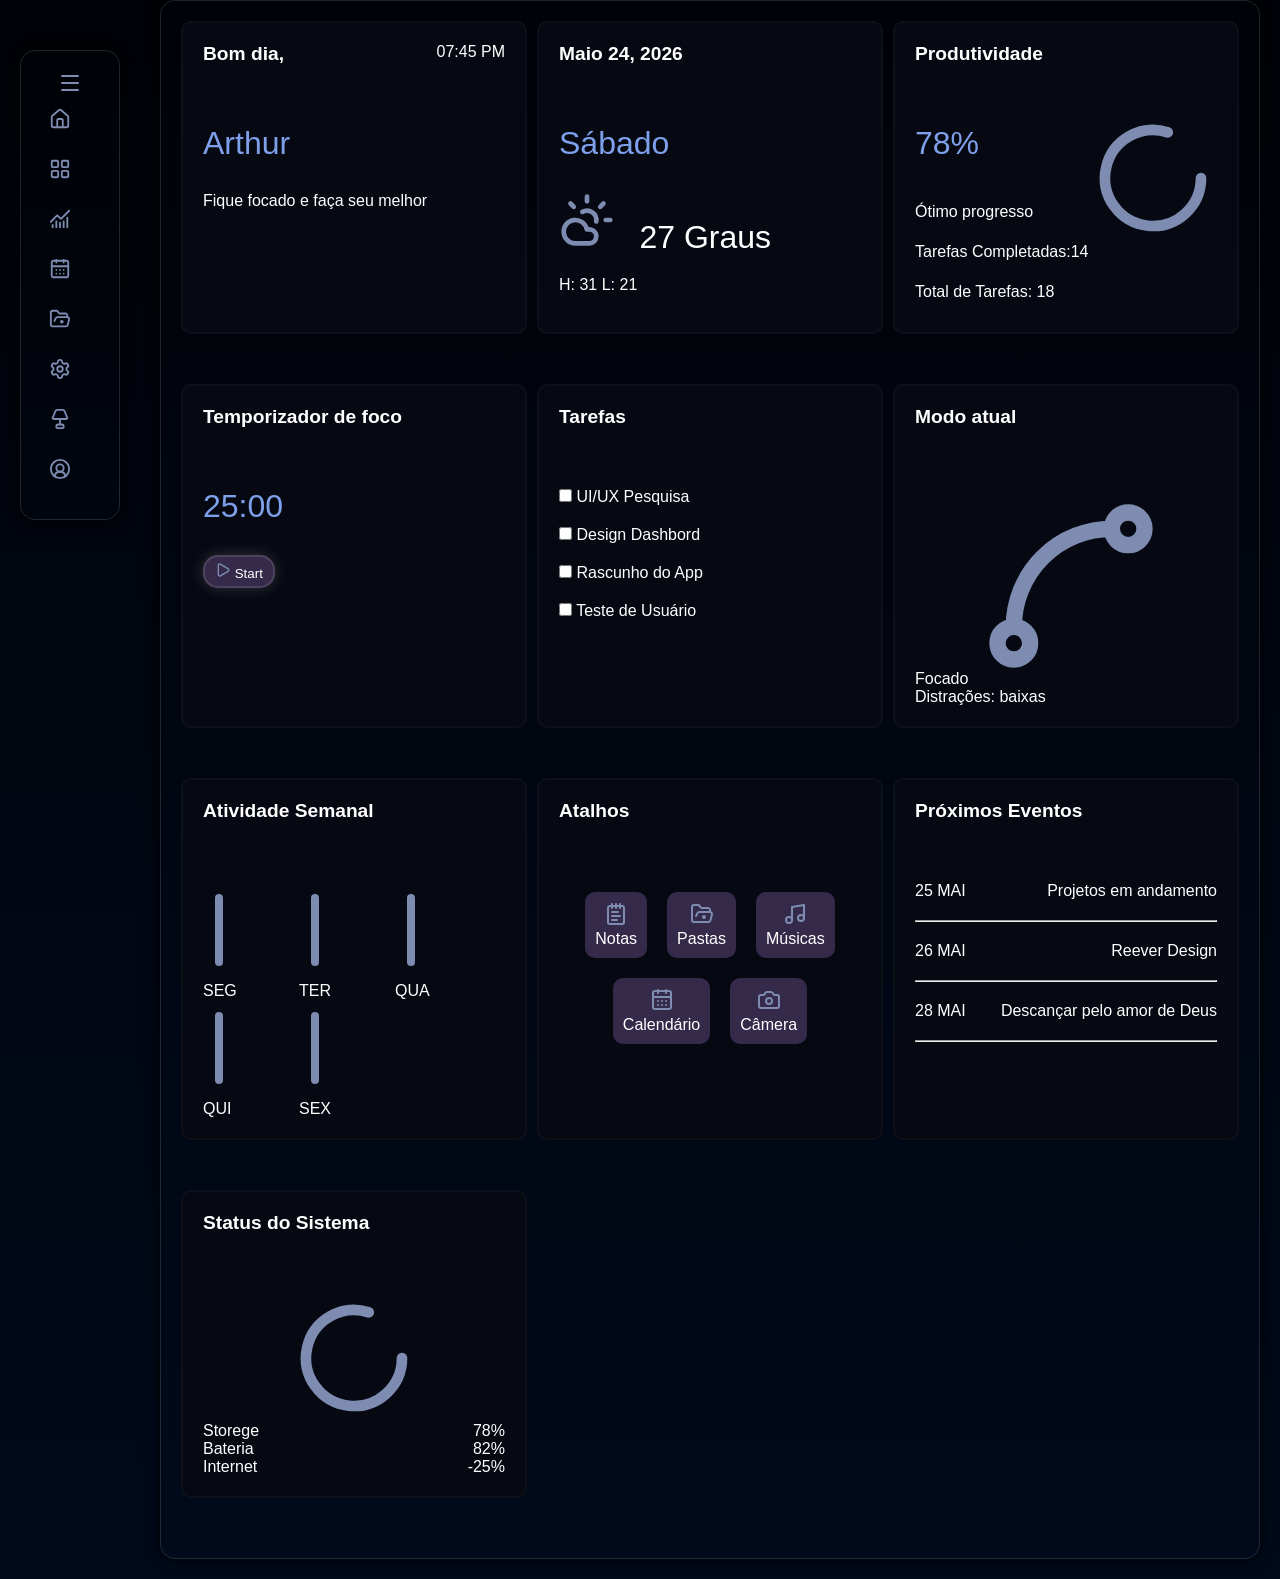
<file: dashbord/index.html>
<!DOCTYPE html>
<html lang="pt-br">
<head>
    <meta charset="UTF-8">
    <meta name="viewport" content="width=device-width, initial-scale=1.0">
    <title>dashbord</title>
    <link rel="stylesheet" href="style.css">
    <link rel="stylesheet" href="desktop.css" media="screen and (min-width: 920px)">
    <link rel="stylesheet" href="desktop-grande.css" media="screen and (min-width: 1200px)">
</head>
<body> <!-- Display grid -->
    <header class="header"> 
        <menu>
            <svg xmlns="http://www.w3.org/2000/svg" width="24" height="24" viewBox="0 0 24 24" fill="none" stroke="#7E8CB1" stroke-width="2" stroke-linecap="round" stroke-linejoin="round" class="lucide lucide-menu-icon lucide-menu"><path d="M4 5h16"/><path d="M4 12h16"/><path d="M4 19h16"/></svg>
        </menu>
        <nav> <!-- Display flex -->
            <ul>
                <li>
                    <a href="" data-label="Início">
                        <svg xmlns="http://www.w3.org/2000/svg" width="24" height="24" viewBox="0 0 24 24" fill="none" stroke="#7E8CB1" stroke-width="2" stroke-linecap="round" stroke-linejoin="round" class="lucide lucide-house-icon lucide-house"><path d="M15 21v-8a1 1 0 0 0-1-1h-4a1 1 0 0 0-1 1v8"/><path d="M3 10a2 2 0 0 1 .709-1.528l7-6a2 2 0 0 1 2.582 0l7 6A2 2 0 0 1 21 10v9a2 2 0 0 1-2 2H5a2 2 0 0 1-2-2z"/></svg>
                    </a>
                </li>
                    <li>
                        <a href="" data-label="Dashbord">
                            <svg xmlns="http://www.w3.org/2000/svg" width="24" height="24" viewBox="0 0 24 24" fill="none" stroke="#7E8CB1" stroke-width="2" stroke-linecap="round" stroke-linejoin="round" class="lucide lucide-layout-grid-icon lucide-layout-grid"><rect width="7" height="7" x="3" y="3" rx="1"/><rect width="7" height="7" x="14" y="3" rx="1"/><rect width="7" height="7" x="14" y="14" rx="1"/><rect width="7" height="7" x="3" y="14" rx="1"/></svg>
                        </a>
                    </li>
                    <li>
                        <a href=""data-label="Gráficos">
                            <svg xmlns="http://www.w3.org/2000/svg" width="24" height="24" viewBox="0 0 24 24" fill="none" stroke="#7E8CB1" stroke-width="2" stroke-linecap="round" stroke-linejoin="round" class="lucide lucide-chart-no-axes-combined-icon lucide-chart-no-axes-combined"><path d="M12 16v5"/><path d="M16 14.639V21"/><path d="M20 10.656V21"/><path d="m22 3-8.646 8.646a.5.5 0 0 1-.708 0L9.354 8.354a.5.5 0 0 0-.707 0L2 15"/><path d="M4 18.463V21"/><path d="M8 14.656V21"/></svg>
                        </a>
                    </li>
                    <li>
                        <a href="" data-label="Calendário">
                            <svg xmlns="http://www.w3.org/2000/svg" width="24" height="24" viewBox="0 0 24 24" fill="none" stroke="#7E8CB1" stroke-width="2" stroke-linecap="round" stroke-linejoin="round" class="lucide lucide-calendar-days-icon lucide-calendar-days"><path d="M8 2v3"/><path d="M16 2v3"/><rect x="3" y="3" width="18" height="18" rx="2"/><path d="M3 9h18"/><path d="M8 13h.01"/><path d="M12 13h.01"/><path d="M16 13h.01"/><path d="M8 17h.01"/><path d="M12 17h.01"/><path d="M16 17h.01"/></svg>
                        </a>
                    </li>
                    <li>
                        <a href="" data-label="Pastas">
                            <svg xmlns="http://www.w3.org/2000/svg" width="24" height="24" viewBox="0 0 24 24" fill="none" stroke="#7E8CB1" stroke-width="2" stroke-linecap="round" stroke-linejoin="round" class="lucide lucide-folder-open-dot-icon lucide-folder-open-dot"><path d="m6 14 1.45-2.9A2 2 0 0 1 9.24 10H20a2 2 0 0 1 1.94 2.5l-1.55 6a2 2 0 0 1-1.94 1.5H4a2 2 0 0 1-2-2V5c0-1.1.9-2 2-2h3.93a2 2 0 0 1 1.66.9l.82 1.2a2 2 0 0 0 1.66.9H18a2 2 0 0 1 2 2v2"/><circle cx="14" cy="15" r="1"/></svg>
                        </a>
                    </li>
                    <li>
                        <a href=""data-label="Configurações">
                            <svg xmlns="http://www.w3.org/2000/svg" width="24" height="24" viewBox="0 0 24 24" fill="none" stroke="#7E8CB1" stroke-width="2" stroke-linecap="round" stroke-linejoin="round" class="lucide lucide-settings-icon lucide-settings"><path d="M9.671 4.136a2.34 2.34 0 0 1 4.659 0 2.34 2.34 0 0 0 3.319 1.915 2.34 2.34 0 0 1 2.33 4.033 2.34 2.34 0 0 0 0 3.831 2.34 2.34 0 0 1-2.33 4.033 2.34 2.34 0 0 0-3.319 1.915 2.34 2.34 0 0 1-4.659 0 2.34 2.34 0 0 0-3.32-1.915 2.34 2.34 0 0 1-2.33-4.033 2.34 2.34 0 0 0 0-3.831A2.34 2.34 0 0 1 6.35 6.051a2.34 2.34 0 0 0 3.319-1.915"/><circle cx="12" cy="12" r="3"/></svg>
                        </a>
                    </li>
            </ul>
            <ul>
                  <li><a href="" data-label="Modo claro">
                      <svg xmlns="http://www.w3.org/2000/svg" width="24" height="24" viewBox="0 0 24 24" fill="none" stroke="#7E8CB1" stroke-width="2" stroke-linecap="round" stroke-linejoin="round" class="lucide lucide-lamp-icon lucide-lamp"><path d="M12 12v6"/><path d="M4.077 10.615A1 1 0 0 0 5 12h14a1 1 0 0 0 .923-1.385l-3.077-7.384A2 2 0 0 0 15 2H9a2 2 0 0 0-1.846 1.23Z"/><path d="M8 20a2 2 0 0 1 2-2h4a2 2 0 0 1 2 2v1a1 1 0 0 1-1 1H9a1 1 0 0 1-1-1z"/></svg>
                  </a></li>
                  <li><a href="" data-label="Perfil">
                      <svg xmlns="http://www.w3.org/2000/svg" width="24" height="24" viewBox="0 0 24 24" fill="none" stroke="#7E8CB1" stroke-width="2" stroke-linecap="round" stroke-linejoin="round" class="lucide lucide-circle-user-round-icon lucide-circle-user-round"><path d="M17.925 20.056a6 6 0 0 0-11.851.001"/><circle cx="12" cy="11" r="4"/><circle cx="12" cy="12" r="10"/></svg>
                  </a></li>
            </ul>
        </nav>
    </header> 
    <main class="main"> <!-- Display flex -->
        <section class="bomDia"> <!-- Display flex -->
            <div>
                <h1>Bom dia,</h1>
                <span class="destaque">Arthur</span>
                <p>Fique focado e faça seu melhor</p>
            </div>
            <div>
                <p>07:45 PM</p>
            </div>
        </section>
        <section class="mes">
            <h1>Maio 24, 2026</h1>
            <p class="destaque">Sábado</p>
            <div>
               <svg xmlns="http://www.w3.org/2000/svg" width="56" height="56" viewBox="0 0 24 24" fill="none" stroke="#7E8CB1" stroke-width="2" stroke-linecap="round" stroke-linejoin="round" class="lucide lucide-cloud-sun-icon lucide-cloud-sun"><path d="M12 2v2"/><path d="m4.93 4.93 1.41 1.41"/><path d="M20 12h2"/><path d="m19.07 4.93-1.41 1.41"/><path d="M15.947 12.65a4 4 0 0 0-5.925-4.128"/><path d="M13 22H7a5 5 0 1 1 4.9-6H13a3 3 0 0 1 0 6Z"/></svg> 
               <span>27 Graus</span>
               <p>H: 31 L: 21</p>
            </div>
        </section>
        <section class="produtividade"> <!-- Display flex -->
            <div> 
                <h1>Produtividade</h1>
                <span class="destaque">78%</span>
                <p>Ótimo progresso</p>
                <div class="task">
                    <p>Tarefas Completadas:<span>14</span></p>
                    <p>Total de Tarefas: <span>18</span></p>
                </div>
            </div>
            <svg xmlns="http://www.w3.org/2000/svg" width="128" height="128" viewBox="0 0 24 24" fill="none" stroke="#7E8CB1" stroke-width="2" stroke-linecap="round" stroke-linejoin="round" class="lucide lucide-loader-circle-icon lucide-loader-circle"><path d="M21 12a9 9 0 1 1-6.219-8.56"/></svg>
        </section>
        <section class="temporizador">
            <h1>Temporizador de foco</h1>
            <div> <!-- Display flex -->
                <span class="destaque">25:00</span>
                <button>
                    <svg xmlns="http://www.w3.org/2000/svg" width="16" height="16" viewBox="0 0 24 24" fill="none" stroke="#7E8CB1" stroke-width="2" stroke-linecap="round" stroke-linejoin="round" class="lucide lucide-play-icon lucide-play"><path d="M5 5a2 2 0 0 1 3.008-1.728l11.997 6.998a2 2 0 0 1 .003 3.458l-12 7A2 2 0 0 1 5 19z"/></svg>
                    <span>Start</span>
                </button>
            </div>
        </section>
        <section class="tarefas">
            <h1>Tarefas</h1>
            <div>
                <input type="checkbox" name="" id="tarefa1">
                <label for="tarefa1">UI/UX Pesquisa</label>
            </div>
            <div>
                <input type="checkbox" name="" id="tarefa2">
                <label for="tarefa2">Design Dashbord</label>
            </div>
            <div>
                <input type="checkbox" name="" id="tarefa3">
                <label for="tarefa3">Rascunho do App</label>
            </div>
            <div>
                <input type="checkbox" name="" id="tarefa1">
                <label for="tarefa1">Teste de Usuário</label>
            </div>
        </section>
        <section>
            <h1>Modo atual</h1>
            <span>Focado</span>
            <svg xmlns="http://www.w3.org/2000/svg" width="196" height="196" viewBox="0 0 24 24" fill="none" stroke="#7E8CB1" stroke-width="2" stroke-linecap="round" stroke-linejoin="round" class="lucide lucide-spline-icon lucide-spline"><circle cx="19" cy="5" r="2"/><circle cx="5" cy="19" r="2"/><path d="M5 17A12 12 0 0 1 17 5"/></svg>
            <span>Distrações: baixas</span>
        </section>
        <section class="atividade">
            <h1>Atividade Semanal</h1>
            <div class="container">
                <div class="grafico"> <!-- Display flex -->
                    <svg xmlns="http://www.w3.org/2000/svg" width="96" height="96" viewBox="0 0 24 24" fill="none" stroke="#7E8CB1" stroke-width="2" stroke-linecap="round" stroke-linejoin="round" class="lucide lucide-tally1-icon lucide-tally-1"><path d="M4 4v16"/></svg>
                    <p>SEG</p>
                </div>
                <div class="grafico"> <!-- Display flex -->
                    <svg xmlns="http://www.w3.org/2000/svg" width="96" height="96" viewBox="0 0 24 24" fill="none" stroke="#7E8CB1" stroke-width="2" stroke-linecap="round" stroke-linejoin="round" class="lucide lucide-tally1-icon lucide-tally-1"><path d="M4 4v16"/></svg>
                    <p>TER</p>
                </div>
                <div class="grafico"> <!-- Display flex -->
                    <svg xmlns="http://www.w3.org/2000/svg" width="96" height="96" viewBox="0 0 24 24" fill="none" stroke="#7E8CB1" stroke-width="2" stroke-linecap="round" stroke-linejoin="round" class="lucide lucide-tally1-icon lucide-tally-1"><path d="M4 4v16"/></svg>
                    <p>QUA</p>
                </div>
                <div class="grafico"> <!-- Display flex -->
                    <svg xmlns="http://www.w3.org/2000/svg" width="96" height="96" viewBox="0 0 24 24" fill="none" stroke="#7E8CB1" stroke-width="2" stroke-linecap="round" stroke-linejoin="round" class="lucide lucide-tally1-icon lucide-tally-1"><path d="M4 4v16"/></svg>
                    <p>QUI</p>
                </div>
                <div class="grafico"> <!-- Display flex -->
                    <svg xmlns="http://www.w3.org/2000/svg" width="96" height="96" viewBox="0 0 24 24" fill="none" stroke="#7E8CB1" stroke-width="2" stroke-linecap="round" stroke-linejoin="round" class="lucide lucide-tally1-icon lucide-tally-1"><path d="M4 4v16"/></svg>
                    <p>SEX</p>
                </div>
            </div>
        </section>
        <section>
            <h1>Atalhos</h1>
            <div class="atalhos"> <!-- Display flex -->
                <div>
                    <svg xmlns="http://www.w3.org/2000/svg" width="24" height="24" viewBox="0 0 24 24" fill="none" stroke="#7E8CB1" stroke-width="2" stroke-linecap="round" stroke-linejoin="round" class="lucide lucide-notepad-text-icon lucide-notepad-text"><path d="M8 2v4"/><path d="M12 2v4"/><path d="M16 2v4"/><rect width="16" height="18" x="4" y="4" rx="2"/><path d="M8 10h6"/><path d="M8 14h8"/><path d="M8 18h5"/></svg>
                    <p>Notas</p>
                </div>
                <div>
                    <a href="">
                        <svg xmlns="http://www.w3.org/2000/svg" width="24" height="24" viewBox="0 0 24 24" fill="none" stroke="#7E8CB1" stroke-width="2" stroke-linecap="round" stroke-linejoin="round" class="lucide lucide-folder-open-dot-icon lucide-folder-open-dot"><path d="m6 14 1.45-2.9A2 2 0 0 1 9.24 10H20a2 2 0 0 1 1.94 2.5l-1.55 6a2 2 0 0 1-1.94 1.5H4a2 2 0 0 1-2-2V5c0-1.1.9-2 2-2h3.93a2 2 0 0 1 1.66.9l.82 1.2a2 2 0 0 0 1.66.9H18a2 2 0 0 1 2 2v2"/><circle cx="14" cy="15" r="1"/></svg>
                    </a>
                    <p>Pastas</p>
                </div>
                <div>
                   <a href="">
                       <svg xmlns="http://www.w3.org/2000/svg" width="24" height="24" viewBox="0 0 24 24" fill="none" stroke="#7E8CB1" stroke-width="2" stroke-linecap="round" stroke-linejoin="round" class="lucide lucide-music-icon lucide-music"><path d="M9 18V5l12-2v13"/><circle cx="6" cy="18" r="3"/><circle cx="18" cy="16" r="3"/></svg> 
                   </a>
                   <p>Músicas</p>
                </div>
                <div>
                    <a href="">
                        <svg xmlns="http://www.w3.org/2000/svg" width="24" height="24" viewBox="0 0 24 24" fill="none" stroke="#7E8CB1" stroke-width="2" stroke-linecap="round" stroke-linejoin="round" class="lucide lucide-calendar-days-icon lucide-calendar-days"><path d="M8 2v3"/><path d="M16 2v3"/><rect x="3" y="3" width="18" height="18" rx="2"/><path d="M3 9h18"/><path d="M8 13h.01"/><path d="M12 13h.01"/><path d="M16 13h.01"/><path d="M8 17h.01"/><path d="M12 17h.01"/><path d="M16 17h.01"/></svg>
                    </a>
                    <p>Calendário</p>
                </div>
                <div>
                    <a href="">
                        <svg xmlns="http://www.w3.org/2000/svg" width="24" height="24" viewBox="0 0 24 24" fill="none" stroke="#7E8CB1" stroke-width="2" stroke-linecap="round" stroke-linejoin="round" class="lucide lucide-camera-icon lucide-camera"><path d="M13.997 4a2 2 0 0 1 1.76 1.05l.486.9A2 2 0 0 0 18.003 7H20a2 2 0 0 1 2 2v9a2 2 0 0 1-2 2H4a2 2 0 0 1-2-2V9a2 2 0 0 1 2-2h1.997a2 2 0 0 0 1.759-1.048l.489-.904A2 2 0 0 1 10.004 4z"/><circle cx="12" cy="13" r="3"/></svg>
                    </a>
                    <p>Câmera</p>
                </div>
            </div>
        </section>
        <section>
            <h1>Próximos Eventos</h1>
            <div class="proximosEventos">
                <p>25 MAI</p>
                <p>Projetos em andamento</p>
            </div>
            <hr>
            <div class="proximosEventos">
                <p>26 MAI</p>
                <p>Reever Design</p>
            </div>
            <hr>
            <div class="proximosEventos">
                <p>28 MAI</p>
                <p>Descançar pelo amor de Deus</p>
            </div>
            <hr>
        </section>
        <section class="status">
            <h1>Status do Sistema</h1>
            <svg xmlns="http://www.w3.org/2000/svg" width="128" height="128" viewBox="0 0 24 24" fill="none" stroke="#7E8CB1" stroke-width="2" stroke-linecap="round" stroke-linejoin="round" class="lucide lucide-loader-circle-icon lucide-loader-circle"><path d="M21 12a9 9 0 1 1-6.219-8.56"/></svg>
            <div class="statusSistema"> <!--display flex-->
                <p>Storege</p>
                <span>78%</span>
            </div>
            <div class="statusSistema"> <!--display flex-->
                <p>Bateria</p>
                <span>82%</span>
            </div>
            <div class="statusSistema"> <!--display flex-->
                <p>Internet</p>
                <span>-25%</span>
            </div>
        </section>
    </main>
</body>
</html>
</file>
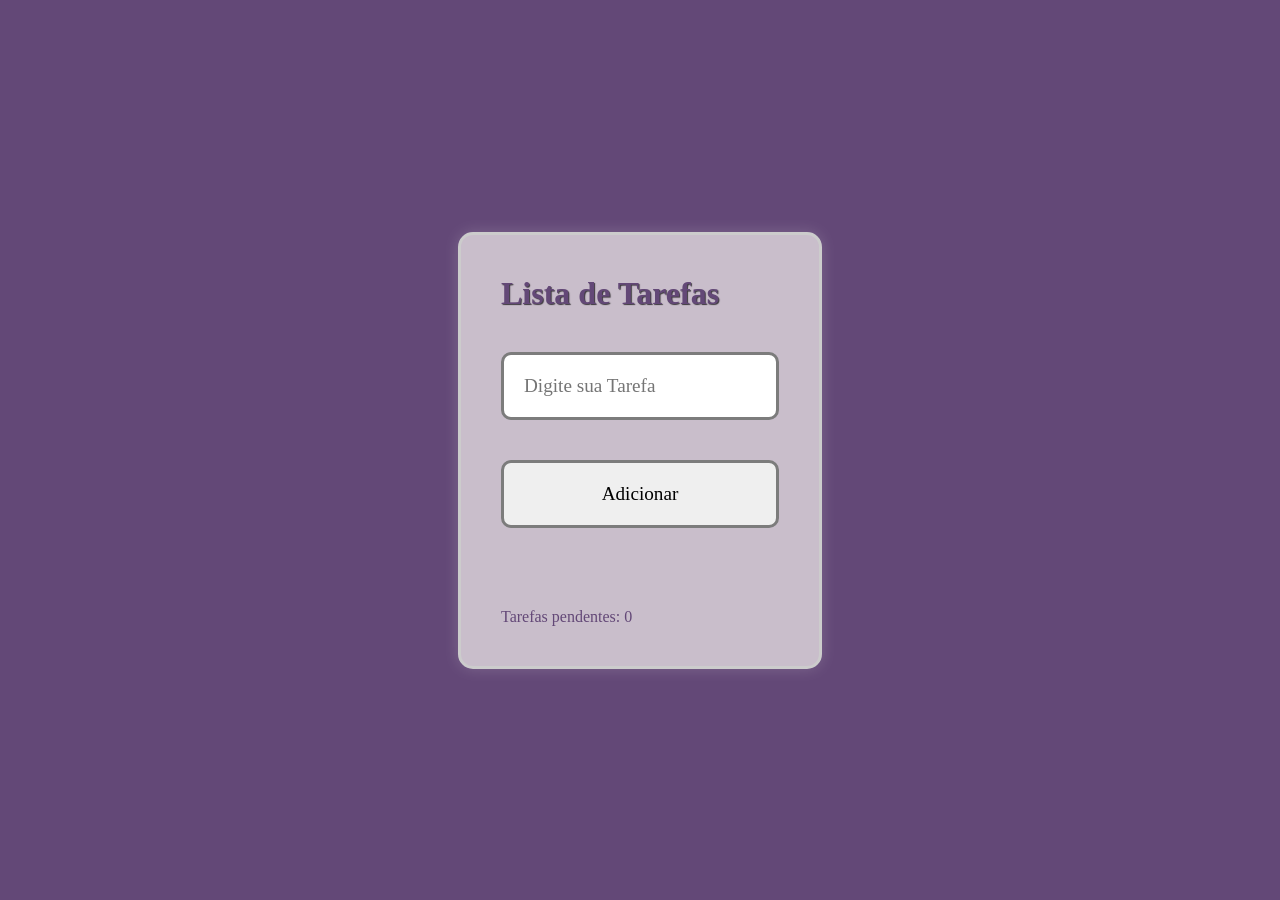
<file: lista-tarefas/index.html>
<!DOCTYPE html>
<html lang="pt-br">
<head>
    <meta charset="UTF-8">
    <meta name="viewport" content="width=device-width, initial-scale=1.0">
    <title>Lista de Tarefas</title>
    <link rel="stylesheet" href="style.css">
</head>
<body>
   <div class="container">
    <h1>Lista de Tarefas</h1>

    <input type="text" id="inputTarefa" placeholder="Digite sua Tarefa">
    <button id="adicionarTarefa">Adicionar</button>
    <ul id="listaTarefas"></ul>
    <p id="mensagem">Tarefas pendentes: 0</p>
   </div> 

   <script src="script.js"></script>
</body>
</html>
</file>
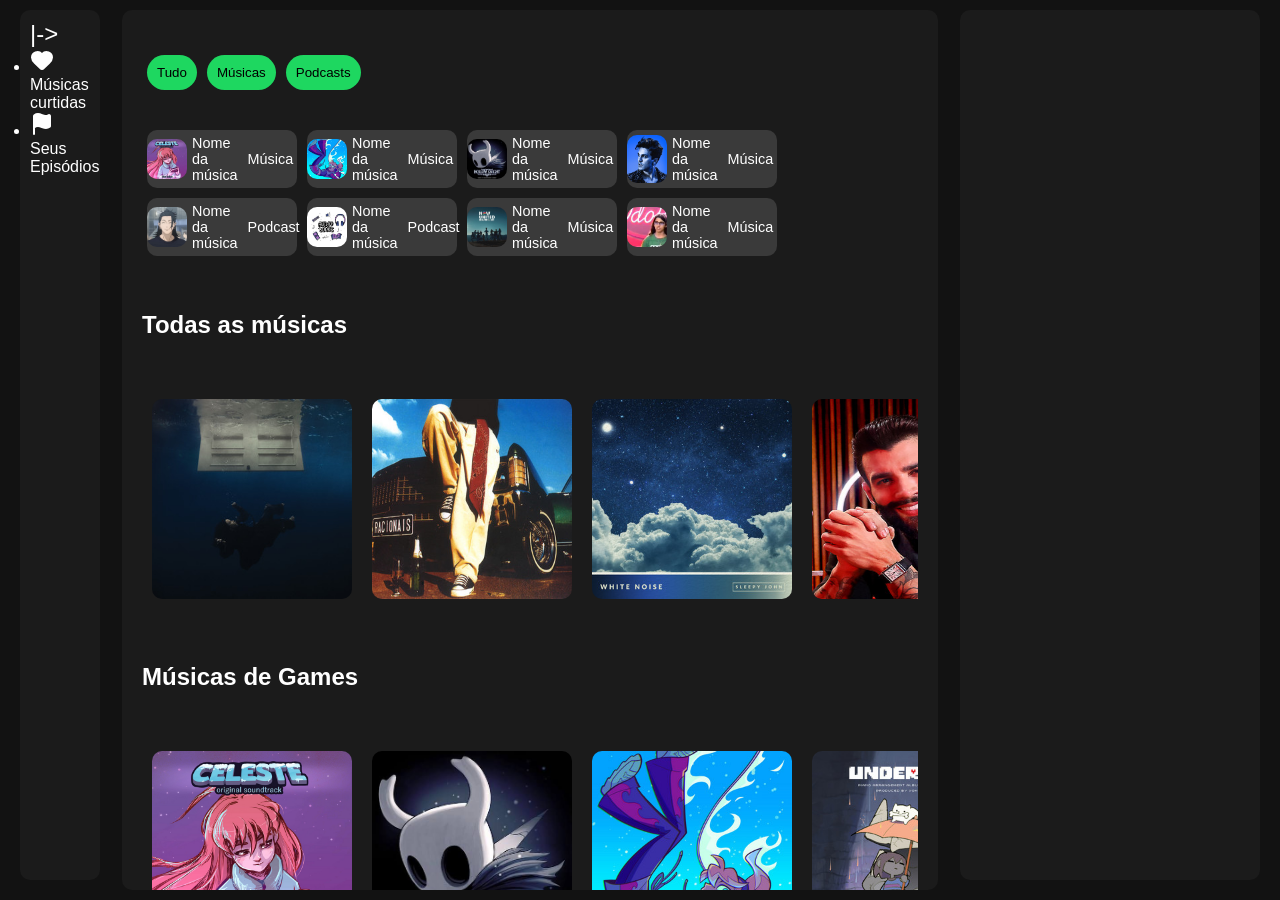
<file: spotify/index.html>
<!DOCTYPE html>
<html lang="pt-br">
<head>
    <meta charset="UTF-8">
    <meta name="viewport" content="width=device-width, initial-scale=1.0">
    <title>spotify</title>
    <script defer src="script.js"></script>
    <link rel="stylesheet" href="mobileFirst.css">
    <link rel="stylesheet" href="tablet.css" media="screen and (min-width: 768px)">
    <link rel="stylesheet" href="dasktop.css" media="screen and (min-width: 1200px)">
</head>
<body>
   <div class="container">
       <section class="adiconarMusicaLista">
        <span id="botaoExpandirDiminuir">|-></span>
        <ul class="listaMusica">
            <li class="listaNovaMusica">
                <svg id="curtidas" xmlns="http://www.w3.org/2000/svg" width="24" height="24" viewBox="0 0 24 24" fill="white" stroke="#ffffff" stroke-width="2" stroke-linecap="round" stroke-linejoin="round" class="lucide lucide-heart preview-icon"><path d="M2 9.5a5.5 5.5 0 0 1 9.591-3.676.56.56 0 0 0 .818 0A5.49 5.49 0 0 1 22 9.5c0 2.29-1.5 4-3 5.5l-5.492 5.313a2 2 0 0 1-3 .019L5 15c-1.5-1.5-3-3.2-3-5.5"/></svg>  
                <span class="textoBiblioteca">Músicas curtidas</span>
            </li>
            <li class="listaNovaMusica">
               <svg id="episodios" xmlns="http://www.w3.org/2000/svg" width="24" height="24" viewBox="0 0 24 24" fill="white" stroke="#ffffff" stroke-width="2" stroke-linecap="round" stroke-linejoin="round" class="lucide lucide-flag preview-icon"><path d="M4 22V4a1 1 0 0 1 .4-.8A6 6 0 0 1 8 2c3 0 5 2 7.333 2q2 0 3.067-.8A1 1 0 0 1 20 4v10a1 1 0 0 1-.4.8A6 6 0 0 1 16 16c-3 0-5-2-8-2a6 6 0 0 0-4 1.528"/></svg>
               <span class="textoBiblioteca">Seus Episódios</span> 
            </li>
        </ul>
       </section>
       <main id="main">        
        <section class="principal ativo" id="home">
            <nav>
                <ul>
                    <li><button class="botoesHome" id="tudo">Tudo</button></li>
                    <li><button class="botoesHome" id="musicas">Músicas</button></li>
                    <li><button class="botoesHome" id="podcasts">Podcasts</button></li>
                </ul>
            </nav>
            <div id="respostaConteudoAssistido">
                <div class="conteudo">
                    <img src="imagens/celeste.jpg" alt="imagem1" class="imagemConteudo">
                    <p class="textoAssistido">Nome da música</p>
                    <p class="categoria">Música</p>
                </div>
                <div class="conteudo">
                    <img src="imagens/rift.jpg" alt="imagem2" class="imagemConteudo">
                    <p class="textoAssistido">Nome da música</p>
                    <p class="categoria">Música</p>
                </div>
                <div class="conteudo">
                    <img src="imagens/hollow.jpg" alt="imagem3" class="imagemConteudo">
                    <p class="textoAssistido">Nome da música</p>
                    <p class="categoria">Música</p>
                </div>
                <div class="conteudo">
                    <img src="imagens/artista-luan-santana.jpg" alt="imagem4" class="imagemConteudo">
                    <p class="textoAssistido">Nome da música</p>
                    <p class="categoria">Música</p>
                </div>
                <div class="conteudo">
                    <img src="imagens/fisolofatos.jpg" alt="imagem5" class="imagemConteudo">
                    <p class="textoAssistido">Nome da música</p>
                    <p class="categoria">Podcast</p>
                </div>
                <div class="conteudo">
                    <img src="imagens/audiolivro.jpg" alt="imagem6" class="imagemConteudo">
                    <p class="textoAssistido">Nome da música</p>
                    <p class="categoria">Podcast</p>
                </div>
                <div class="conteudo">
                    <img src="imagens/now.jpg" alt="imagem7" class="imagemConteudo">
                    <p class="textoAssistido">Nome da música</p>
                    <p class="categoria">Música</p>
                </div>
                <div class="conteudo">
                    <img src="imagens/ursinho.jpg" alt="imagem8" class="imagemConteudo">
                    <p class="textoAssistido">Nome da música</p>
                    <p class="categoria">Música</p>
                </div>
            </div>
            <div class="todasMusicasPodcasts">
                <div class="musicasPodcasts">
                    <h1>Todas as músicas</h1>
                    <div class="imagensLaterais">
                        <div class="imagemNomeMusica">
                            <img src="imagens/album-hit-me.jpg" class="imagemLateral"  alt="">
                            <button class="botaoPlay" data-id="billie"><svg xmlns="http://www.w3.org/2000/svg" width="32" height="32" viewBox="0 0 24 24" fill="black" stroke="currentColor" stroke-width="2" stroke-linecap="round" stroke-linejoin="round" class="lucide lucide-play preview-icon"><path d="M5 5a2 2 0 0 1 3.008-1.728l11.997 6.998a2 2 0 0 1 .003 3.458l-12 7A2 2 0 0 1 5 19z"/></svg></button>
                            <button class="botaoAdicionarLista" data-target="billie Eilishi" data-img="imagens/album-hit-me.jpg">+</button>
                        </div>
                        <div class="imagemNomeMusica">
                            <img src="imagens/album-vida-loka.jpg" class="imagemLateral" alt="">
                            <button class="botaoPlay" data-id="pes"><svg xmlns="http://www.w3.org/2000/svg" width="32" height="32" viewBox="0 0 24 24" fill="black" stroke="currentColor" stroke-width="2" stroke-linecap="round" stroke-linejoin="round" class="lucide lucide-play preview-icon"><path d="M5 5a2 2 0 0 1 3.008-1.728l11.997 6.998a2 2 0 0 1 .003 3.458l-12 7A2 2 0 0 1 5 19z"/></svg></button>
                            <button class="botaoAdicionarLista" data-target="pes2" data-img="imagens/album-vida-loka.jpg">+</button>
                        </div>
                        <div class="imagemNomeMusica">
                            <img src="imagens/album-white-noise.jpg" class="imagemLateral" alt="">
                            <button class="botaoPlay" data-id="ceu"><svg xmlns="http://www.w3.org/2000/svg" width="32" height="32" viewBox="0 0 24 24" fill="black" stroke="currentColor" stroke-width="2" stroke-linecap="round" stroke-linejoin="round" class="lucide lucide-play preview-icon"><path d="M5 5a2 2 0 0 1 3.008-1.728l11.997 6.998a2 2 0 0 1 .003 3.458l-12 7A2 2 0 0 1 5 19z"/></svg></button>
                            <button class="botaoAdicionarLista" data-target="ceu2" data-img="imagens/album-white-noise.jpg">+</button>
                        </div>
                        <div class="imagemNomeMusica">
                            <img src="imagens/artista-gustavo-limma.jpg" class="imagemLateral" alt="">
                            <button class="botaoPlay" data-id="gustavo"><svg xmlns="http://www.w3.org/2000/svg" width="32" height="32" viewBox="0 0 24 24" fill="black" stroke="currentColor" stroke-width="2" stroke-linecap="round" stroke-linejoin="round" class="lucide lucide-play preview-icon"><path d="M5 5a2 2 0 0 1 3.008-1.728l11.997 6.998a2 2 0 0 1 .003 3.458l-12 7A2 2 0 0 1 5 19z"/></svg></button>
                            <button class="botaoAdicionarLista">+</button>
                        </div>
                        <div class="imagemNomeMusica">
                            <img src="imagens/artista-henrique-juliano.jpg" class="imagemLateral" alt="">
                            <button class="botaoPlay" data-id="dupla1"><svg xmlns="http://www.w3.org/2000/svg" width="32" height="32" viewBox="0 0 24 24" fill="black" stroke="currentColor" stroke-width="2" stroke-linecap="round" stroke-linejoin="round" class="lucide lucide-play preview-icon"><path d="M5 5a2 2 0 0 1 3.008-1.728l11.997 6.998a2 2 0 0 1 .003 3.458l-12 7A2 2 0 0 1 5 19z"/></svg></button>
                            <button class="botaoAdicionarLista">+</button>
                        </div>
                        <div class="imagemNomeMusica">
                            <img src="imagens/artista-jorge-mateus.jpg" class="imagemLateral" alt="">
                            <button class="botaoPlay"><svg xmlns="http://www.w3.org/2000/svg" width="32" height="32" viewBox="0 0 24 24" fill="black" stroke="currentColor" stroke-width="2" stroke-linecap="round" stroke-linejoin="round" class="lucide lucide-play preview-icon"><path d="M5 5a2 2 0 0 1 3.008-1.728l11.997 6.998a2 2 0 0 1 .003 3.458l-12 7A2 2 0 0 1 5 19z"/></svg></button>
                            <button class="botaoAdicionarLista">+</button>
                        </div>
                        <div class="imagemNomeMusica">
                            <img src="imagens/artista-luan-santana.jpg" class="imagemLateral" alt="">
                            <button class="botaoPlay"><svg xmlns="http://www.w3.org/2000/svg" width="32" height="32" viewBox="0 0 24 24" fill="black" stroke="currentColor" stroke-width="2" stroke-linecap="round" stroke-linejoin="round" class="lucide lucide-play preview-icon"><path d="M5 5a2 2 0 0 1 3.008-1.728l11.997 6.998a2 2 0 0 1 .003 3.458l-12 7A2 2 0 0 1 5 19z"/></svg></button>
                            <button class="botaoAdicionarLista">+</button>
                        </div>
                        <div class="imagemNomeMusica">
                            <img src="imagens/artista-mateus-kauan.jpg" class="imagemLateral" alt="">
                            <button class="botaoPlay"><svg xmlns="http://www.w3.org/2000/svg" width="32" height="32" viewBox="0 0 24 24" fill="black" stroke="currentColor" stroke-width="2" stroke-linecap="round" stroke-linejoin="round" class="lucide lucide-play preview-icon"><path d="M5 5a2 2 0 0 1 3.008-1.728l11.997 6.998a2 2 0 0 1 .003 3.458l-12 7A2 2 0 0 1 5 19z"/></svg></button>
                            <button class="botaoAdicionarLista">+</button>
                        </div>
                        <div class="imagemNomeMusica">
                            <img src="imagens/artista-ze-neto.jpg" class="imagemLateral" alt="">
                            <button class="botaoPlay"><svg xmlns="http://www.w3.org/2000/svg" width="32" height="32" viewBox="0 0 24 24" fill="black" stroke="currentColor" stroke-width="2" stroke-linecap="round" stroke-linejoin="round" class="lucide lucide-play preview-icon"><path d="M5 5a2 2 0 0 1 3.008-1.728l11.997 6.998a2 2 0 0 1 .003 3.458l-12 7A2 2 0 0 1 5 19z"/></svg></button>
                            <button class="botaoAdicionarLista">+</button>
                        </div>
                        <div class="imagemNomeMusica">
                            <img src="imagens/audiolivro.jpg" class="imagemLateral" alt="">
                            <button class="botaoPlay"><svg xmlns="http://www.w3.org/2000/svg" width="32" height="32" viewBox="0 0 24 24" fill="black" stroke="currentColor" stroke-width="2" stroke-linecap="round" stroke-linejoin="round" class="lucide lucide-play preview-icon"><path d="M5 5a2 2 0 0 1 3.008-1.728l11.997 6.998a2 2 0 0 1 .003 3.458l-12 7A2 2 0 0 1 5 19z"/></svg></button>
                            <button class="botaoAdicionarLista">+</button>
                        </div>
                        <div class="imagemNomeMusica">
                            <img src="imagens/bieber.jpg" class="imagemLateral" alt="">
                            <button class="botaoPlay"><svg xmlns="http://www.w3.org/2000/svg" width="32" height="32" viewBox="0 0 24 24" fill="black" stroke="currentColor" stroke-width="2" stroke-linecap="round" stroke-linejoin="round" class="lucide lucide-play preview-icon"><path d="M5 5a2 2 0 0 1 3.008-1.728l11.997 6.998a2 2 0 0 1 .003 3.458l-12 7A2 2 0 0 1 5 19z"/></svg></button>
                            <button class="botaoAdicionarLista">+</button>
                        </div>
                        <div class="imagemNomeMusica">
                            <img src="imagens/celeste.jpg" class="imagemLateral" alt="">
                            <button class="botaoPlay" data-id="celeste"><svg xmlns="http://www.w3.org/2000/svg" width="32" height="32" viewBox="0 0 24 24" fill="black" stroke="currentColor" stroke-width="2" stroke-linecap="round" stroke-linejoin="round" class="lucide lucide-play preview-icon"><path d="M5 5a2 2 0 0 1 3.008-1.728l11.997 6.998a2 2 0 0 1 .003 3.458l-12 7A2 2 0 0 1 5 19z"/></svg></button>
                            <button class="botaoAdicionarLista">+</button>
                        </div>
                        <div class="imagemNomeMusica">
                            <img src="imagens/fisolofatos.jpg" class="imagemLateral" alt="">
                            <button class="botaoPlay"><svg xmlns="http://www.w3.org/2000/svg" width="32" height="32" viewBox="0 0 24 24" fill="black" stroke="currentColor" stroke-width="2" stroke-linecap="round" stroke-linejoin="round" class="lucide lucide-play preview-icon"><path d="M5 5a2 2 0 0 1 3.008-1.728l11.997 6.998a2 2 0 0 1 .003 3.458l-12 7A2 2 0 0 1 5 19z"/></svg></button>
                            <button class="botaoAdicionarLista">+</button>
                        </div>
                        <div class="imagemNomeMusica">
                            <img src="imagens/hollow.jpg" class="imagemLateral" alt="">
                            <button class="botaoPlay" data-id="hollow"><svg xmlns="http://www.w3.org/2000/svg" width="32" height="32" viewBox="0 0 24 24" fill="black" stroke="currentColor" stroke-width="2" stroke-linecap="round" stroke-linejoin="round" class="lucide lucide-play preview-icon"><path d="M5 5a2 2 0 0 1 3.008-1.728l11.997 6.998a2 2 0 0 1 .003 3.458l-12 7A2 2 0 0 1 5 19z"/></svg></button>
                            <button class="botaoAdicionarLista">+</button>
                        </div>
                        <div class="imagemNomeMusica">
                            <img src="imagens/images.jpg" class="imagemLateral" alt="">
                            <button class="botaoPlay"><svg xmlns="http://www.w3.org/2000/svg" width="32" height="32" viewBox="0 0 24 24" fill="black" stroke="currentColor" stroke-width="2" stroke-linecap="round" stroke-linejoin="round" class="lucide lucide-play preview-icon"><path d="M5 5a2 2 0 0 1 3.008-1.728l11.997 6.998a2 2 0 0 1 .003 3.458l-12 7A2 2 0 0 1 5 19z"/></svg></button>
                            <button class="botaoAdicionarLista">+</button>
                        </div>
                        <div class="imagemNomeMusica">
                            <img src="imagens/now.jpg" class="imagemLateral" alt="">
                            <button class="botaoPlay"><svg xmlns="http://www.w3.org/2000/svg" width="32" height="32" viewBox="0 0 24 24" fill="black" stroke="currentColor" stroke-width="2" stroke-linecap="round" stroke-linejoin="round" class="lucide lucide-play preview-icon"><path d="M5 5a2 2 0 0 1 3.008-1.728l11.997 6.998a2 2 0 0 1 .003 3.458l-12 7A2 2 0 0 1 5 19z"/></svg></button>
                            <button class="botaoAdicionarLista">+</button>
                        </div>
                        <div class="imagemNomeMusica">
                            <img src="imagens/olivia.jpg" class="imagemLateral" alt="">
                            <button class="botaoPlay"><svg xmlns="http://www.w3.org/2000/svg" width="32" height="32" viewBox="0 0 24 24" fill="black" stroke="currentColor" stroke-width="2" stroke-linecap="round" stroke-linejoin="round" class="lucide lucide-play preview-icon"><path d="M5 5a2 2 0 0 1 3.008-1.728l11.997 6.998a2 2 0 0 1 .003 3.458l-12 7A2 2 0 0 1 5 19z"/></svg></button>
                            <button class="botaoAdicionarLista">+</button>
                        </div>
                        <div class="imagemNomeMusica">
                            <img src="imagens/rift.jpg" class="imagemLateral" alt="">
                            <button class="botaoPlay"><svg xmlns="http://www.w3.org/2000/svg" width="32" height="32" viewBox="0 0 24 24" fill="black" stroke="currentColor" stroke-width="2" stroke-linecap="round" stroke-linejoin="round" class="lucide lucide-play preview-icon"><path d="M5 5a2 2 0 0 1 3.008-1.728l11.997 6.998a2 2 0 0 1 .003 3.458l-12 7A2 2 0 0 1 5 19z"/></svg></button>
                            <button class="botaoAdicionarLista">+</button>
                        </div>
                        <div class="imagemNomeMusica">
                            <img src="imagens/undertale.jpg" class="imagemLateral" alt="">
                            <button class="botaoPlay"><svg xmlns="http://www.w3.org/2000/svg" width="32" height="32" viewBox="0 0 24 24" fill="black" stroke="currentColor" stroke-width="2" stroke-linecap="round" stroke-linejoin="round" class="lucide lucide-play preview-icon"><path d="M5 5a2 2 0 0 1 3.008-1.728l11.997 6.998a2 2 0 0 1 .003 3.458l-12 7A2 2 0 0 1 5 19z"/></svg></button>
                            <button class="botaoAdicionarLista">+</button>
                        </div>
                        <div class="imagemNomeMusica">
                            <img src="imagens/ursinho.jpg" class="imagemLateral" alt="">
                            <button class="botaoPlay"><svg xmlns="http://www.w3.org/2000/svg" width="32" height="32" viewBox="0 0 24 24" fill="black" stroke="currentColor" stroke-width="2" stroke-linecap="round" stroke-linejoin="round" class="lucide lucide-play preview-icon"><path d="M5 5a2 2 0 0 1 3.008-1.728l11.997 6.998a2 2 0 0 1 .003 3.458l-12 7A2 2 0 0 1 5 19z"/></svg></button>
                            <button class="botaoAdicionarLista">+</button>
                        </div>
                    </div>
                </div>
                <div class="musicasPodcasts">
                    <h1>Músicas de Games</h1>
                    <div class="imagensLaterais">
                        <div class="imagemNomeMusica">
                            <img src="imagens/celeste.jpg" class="imagemLateral" alt="">
                            <button class="botaoPlay" data-id="celeste"><svg xmlns="http://www.w3.org/2000/svg" width="32" height="32" viewBox="0 0 24 24" fill="black" stroke="currentColor" stroke-width="2" stroke-linecap="round" stroke-linejoin="round" class="lucide lucide-play preview-icon"><path d="M5 5a2 2 0 0 1 3.008-1.728l11.997 6.998a2 2 0 0 1 .003 3.458l-12 7A2 2 0 0 1 5 19z"/></svg></button>
                            <button class="botaoAdicionarLista">+</button>
                        </div>
                        <div class="imagemNomeMusica">
                            <img src="imagens/hollow.jpg" class="imagemLateral" alt="">
                            <button class="botaoPlay" data-id="hollow"><svg xmlns="http://www.w3.org/2000/svg" width="32" height="32" viewBox="0 0 24 24" fill="black" stroke="currentColor" stroke-width="2" stroke-linecap="round" stroke-linejoin="round" class="lucide lucide-play preview-icon"><path d="M5 5a2 2 0 0 1 3.008-1.728l11.997 6.998a2 2 0 0 1 .003 3.458l-12 7A2 2 0 0 1 5 19z"/></svg></button>
                            <button class="botaoAdicionarLista">+</button>
                        </div>
                        <div class="imagemNomeMusica">
                            <img src="imagens/rift.jpg" class="imagemLateral" alt="">
                            <button class="botaoPlay"><svg xmlns="http://www.w3.org/2000/svg" width="32" height="32" viewBox="0 0 24 24" fill="black" stroke="currentColor" stroke-width="2" stroke-linecap="round" stroke-linejoin="round" class="lucide lucide-play preview-icon"><path d="M5 5a2 2 0 0 1 3.008-1.728l11.997 6.998a2 2 0 0 1 .003 3.458l-12 7A2 2 0 0 1 5 19z"/></svg></button>
                            <button class="botaoAdicionarLista">+</button>
                        </div>
                        <div class="imagemNomeMusica">
                            <img src="imagens/undertale.jpg" class="imagemLateral" alt="">
                            <button class="botaoPlay"><svg xmlns="http://www.w3.org/2000/svg" width="32" height="32" viewBox="0 0 24 24" fill="black" stroke="currentColor" stroke-width="2" stroke-linecap="round" stroke-linejoin="round" class="lucide lucide-play preview-icon"><path d="M5 5a2 2 0 0 1 3.008-1.728l11.997 6.998a2 2 0 0 1 .003 3.458l-12 7A2 2 0 0 1 5 19z"/></svg></button>
                            <button class="botaoAdicionarLista">+</button>
                        </div>
                    </div>
                </div>
                <div class="musicasPodcasts">
                    <h1>Nacionais</h1>
                    <div class="imagensLaterais">
                        <div class="imagemNomeMusica">
                            <img src="imagens/artista-gustavo-limma.jpg" class="imagemLateral" alt="">
                            <button class="botaoPlay" data-id="gustavo"><svg xmlns="http://www.w3.org/2000/svg" width="32" height="32" viewBox="0 0 24 24" fill="black" stroke="currentColor" stroke-width="2" stroke-linecap="round" stroke-linejoin="round" class="lucide lucide-play preview-icon"><path d="M5 5a2 2 0 0 1 3.008-1.728l11.997 6.998a2 2 0 0 1 .003 3.458l-12 7A2 2 0 0 1 5 19z"/></svg></button>
                            <button class="botaoAdicionarLista">+</button>
                        </div>
                        <div class="imagemNomeMusica">
                            <img src="imagens/artista-henrique-juliano.jpg" class="imagemLateral" alt="">
                            <button class="botaoPlay" data-id="dupla1"><svg xmlns="http://www.w3.org/2000/svg" width="32" height="32" viewBox="0 0 24 24" fill="black" stroke="currentColor" stroke-width="2" stroke-linecap="round" stroke-linejoin="round" class="lucide lucide-play preview-icon"><path d="M5 5a2 2 0 0 1 3.008-1.728l11.997 6.998a2 2 0 0 1 .003 3.458l-12 7A2 2 0 0 1 5 19z"/></svg></button>
                            <button class="botaoAdicionarLista">+</button>
                        </div>
                        <div class="imagemNomeMusica">
                            <img src="imagens/artista-jorge-mateus.jpg" class="imagemLateral" alt="">
                            <button class="botaoPlay"><svg xmlns="http://www.w3.org/2000/svg" width="32" height="32" viewBox="0 0 24 24" fill="black" stroke="currentColor" stroke-width="2" stroke-linecap="round" stroke-linejoin="round" class="lucide lucide-play preview-icon"><path d="M5 5a2 2 0 0 1 3.008-1.728l11.997 6.998a2 2 0 0 1 .003 3.458l-12 7A2 2 0 0 1 5 19z"/></svg></button>
                            <button class="botaoAdicionarLista">+</button>
                        </div>
                        <div class="imagemNomeMusica">
                            <img src="imagens/artista-luan-santana.jpg" class="imagemLateral" alt="">
                            <button class="botaoPlay"><svg xmlns="http://www.w3.org/2000/svg" width="32" height="32" viewBox="0 0 24 24" fill="black" stroke="currentColor" stroke-width="2" stroke-linecap="round" stroke-linejoin="round" class="lucide lucide-play preview-icon"><path d="M5 5a2 2 0 0 1 3.008-1.728l11.997 6.998a2 2 0 0 1 .003 3.458l-12 7A2 2 0 0 1 5 19z"/></svg></button>
                            <button class="botaoAdicionarLista">+</button>
                        </div>
                        <div class="imagemNomeMusica">
                            <img src="imagens/artista-mateus-kauan.jpg" class="imagemLateral" alt="">
                            <button class="botaoPlay"><svg xmlns="http://www.w3.org/2000/svg" width="32" height="32" viewBox="0 0 24 24" fill="black" stroke="currentColor" stroke-width="2" stroke-linecap="round" stroke-linejoin="round" class="lucide lucide-play preview-icon"><path d="M5 5a2 2 0 0 1 3.008-1.728l11.997 6.998a2 2 0 0 1 .003 3.458l-12 7A2 2 0 0 1 5 19z"/></svg></button>
                            <button class="botaoAdicionarLista">+</button>
                        </div>
                        <div class="imagemNomeMusica">
                            <img src="imagens/artista-ze-neto.jpg" class="imagemLateral" alt="">
                            <button class="botaoPlay"><svg xmlns="http://www.w3.org/2000/svg" width="32" height="32" viewBox="0 0 24 24" fill="black" stroke="currentColor" stroke-width="2" stroke-linecap="round" stroke-linejoin="round" class="lucide lucide-play preview-icon"><path d="M5 5a2 2 0 0 1 3.008-1.728l11.997 6.998a2 2 0 0 1 .003 3.458l-12 7A2 2 0 0 1 5 19z"/></svg></button>
                            <button class="botaoAdicionarLista">+</button>
                        </div>
                    </div>
                </div>
                <div class="musicasPodcasts">
                    <h1>Episódios para Você</h1>
                    <div class="imagensLaterais">
                        <iframe width="560" height="315" src="https://www.youtube.com/embed/qH_E3BYmLdM?si=u45ihRz7yiz3Pedq" title="YouTube video player" frameborder="0" allow="accelerometer; autoplay; clipboard-write; encrypted-media; gyroscope; picture-in-picture; web-share" referrerpolicy="strict-origin-when-cross-origin" allowfullscreen></iframe>
                        <iframe data-testid="embed-iframe" style="border-radius:12px" src="https://open.spotify.com/embed/episode/2Ak2cxZjwN4RFr2B9PxRNq/video?utm_source=generator&si=b694e03b4227480e" width="624" height="351" frameBorder="0" allowfullscreen="" allow="autoplay; clipboard-write; encrypted-media; fullscreen; picture-in-picture" loading="lazy"></iframe>
                        <iframe data-testid="embed-iframe" style="border-radius:12px" src="https://open.spotify.com/embed/album/61zs0aCHOeTjiq68Gtgbyr?utm_source=generator&si=03b71d502d1e47e2" width="100%" height="852" frameBorder="0" allowfullscreen="" allow="autoplay; clipboard-write; encrypted-media; fullscreen; picture-in-picture" loading="lazy"></iframe>
                        <iframe data-testid="embed-iframe" style="border-radius:12px" src="https://open.spotify.com/embed/episode/2ncqU51EcldjbXZwUIEuwy/video?utm_source=generator&theme=0&si=b7e1fe48923e4279" width="624" height="351" frameBorder="0" allowfullscreen="" allow="autoplay; clipboard-write; encrypted-media; fullscreen; picture-in-picture" loading="lazy"></iframe>
                    </div>
                </div>
            </div>
        </section>

        <!-- Seção de buscar -->

        <section class="principal" id="buscar">
            <h1>Buscar</h1>
            <div class="caixaPesquisar">
              <svg xmlns="http://www.w3.org/2000/svg" width="24" height="24" viewBox="0 0 24 24" fill="none" stroke="black" stroke-width="2" stroke-linecap="round" stroke-linejoin="round" class="lucide lucide-search preview-icon"><path d="m21 21-4.34-4.34"/><circle cx="11" cy="11" r="8"/></svg> 
              <input type="text" id="inputBuscar" placeholder="O que você quer ouvir?"> 
            </div>
            <div class="listaCardsAbaPesquisar">
                <div class="cardAbaPesquisar" id="card1">
                    <span class="nomeCard">Música</span>
                    <img src="imagens/rift.jpg" alt="imagemCard" class="imagemCard">
                </div>
                <div class="cardAbaPesquisar" id="card2">
                    <span class="nomeCard">Podcasts</span>
                    <img src="imagens/fisolofatos.jpg" alt="imagemCard" class="imagemCard">
                </div>
                <div class="cardAbaPesquisar" id="card3">
                    <span class="nomeCard">Brasil</span>
                    <img src="imagens/artista-luan-santana.jpg" alt="imagemCard" class="imagemCard">
                </div>
                <div class="cardAbaPesquisar" id="card4">
                    <span class="nomeCard">Games</span>
                    <img src="imagens/undertale.jpg" alt="imagemCard" class="imagemCard">
                </div>
                <div class="cardAbaPesquisar" id="card5">
                    <span class="nomeCard">Pop</span>
                    <img src="imagens/album-hit-me.jpg" alt="imagemCard" class="imagemCard">
                </div>
                <div class="cardAbaPesquisar" id="card6">
                    <span class="nomeCard">Eletrônica</span>
                    <img src="imagens/album-vida-loka.jpg" alt="imagemCard" class="imagemCard">
                </div>
                <div class="cardAbaPesquisar" id="card7">
                    <span class="nomeCard">Lofi</span>
                    <img src="imagens/album-white-noise.jpg" alt="imagemCard" class="imagemCard">
                </div>
                <div class="cardAbaPesquisar" id="card8">
                    <span class="nomeCard">Olivia</span>
                    <img src="imagens/olivia.jpg" alt="imagemCard" class="imagemCard">
                </div>
                <div class="cardAbaPesquisar" id="card9">
                    <span class="nomeCard">Audiolivro</span>
                    <img src="imagens/audiolivro.jpg" alt="imagemCard" class="imagemCard">
                </div>
                <div class="cardAbaPesquisar" id="card10">
                    <span class="nomeCard">Bieber Anos 2010</span>
                    <img src="imagens/bieber.jpg" alt="imagemCard" class="imagemCard">
                </div>
                <div class="cardAbaPesquisar" id="card11">
                    <span class="nomeCard">Now United: Antigas</span>
                    <img src="imagens/now.jpg" alt="imagemCard" class="imagemCard">
                </div>
                <div class="cardAbaPesquisar" id="card12">
                    <span class="nomeCard">Soundtracker</span>
                    <img src="imagens/hollow.jpg" alt="imagemCard" class="imagemCard">
                </div>
            </div>
            <div class="iframes">
                <iframe width="560" height="315" src="https://www.youtube.com/embed/upwZIa6KSIs?si=OsJw4VNyAbBghdqL" title="YouTube video player" frameborder="0" allow="accelerometer; autoplay; clipboard-write; encrypted-media; gyroscope; picture-in-picture; web-share" referrerpolicy="strict-origin-when-cross-origin" allowfullscreen></iframe>
                <iframe width="560" height="315" src="https://www.youtube.com/embed/9qoNGE3l1Tk?si=oHO9AuuoI9f3X4S9" title="YouTube video player" frameborder="0" allow="accelerometer; autoplay; clipboard-write; encrypted-media; gyroscope; picture-in-picture; web-share" referrerpolicy="strict-origin-when-cross-origin" allowfullscreen></iframe>
                <iframe width="560" height="315" src="https://www.youtube.com/embed/qH_E3BYmLdM?si=u45ihRz7yiz3Pedq" title="YouTube video player" frameborder="0" allow="accelerometer; autoplay; clipboard-write; encrypted-media; gyroscope; picture-in-picture; web-share" referrerpolicy="strict-origin-when-cross-origin" allowfullscreen></iframe>
            </div>
        </section>
        <section class="principal" id="biblioteca">
            <h1>Sua Biblioteca</h1>
            <svg id="grip" xmlns="http://www.w3.org/2000/svg" width="24" height="24" viewBox="0 0 24 24" fill="none" stroke="#ffffff" stroke-width="2" stroke-linecap="round" stroke-linejoin="round" class="lucide lucide-layout-grid preview-icon"><rect width="7" height="7" x="3" y="3" rx="1"/><rect width="7" height="7" x="14" y="3" rx="1"/><rect width="7" height="7" x="14" y="14" rx="1"/><rect width="7" height="7" x="3" y="14" rx="1"/></svg>
            <div class="minhaBiblioteca">
                <div class="conteudoBiblioteca">
                  <svg id="curtidas" xmlns="http://www.w3.org/2000/svg" width="24" height="24" viewBox="0 0 24 24" fill="white" stroke="#ffffff" stroke-width="2" stroke-linecap="round" stroke-linejoin="round" class="lucide lucide-heart preview-icon"><path d="M2 9.5a5.5 5.5 0 0 1 9.591-3.676.56.56 0 0 0 .818 0A5.49 5.49 0 0 1 22 9.5c0 2.29-1.5 4-3 5.5l-5.492 5.313a2 2 0 0 1-3 .019L5 15c-1.5-1.5-3-3.2-3-5.5"/></svg>  
                  <span class="textoBiblioteca">Músicas curtidas</span>
                </div>
                <div class="conteudoBiblioteca">
                    <svg id="episodios" xmlns="http://www.w3.org/2000/svg" width="24" height="24" viewBox="0 0 24 24" fill="white" stroke="#ffffff" stroke-width="2" stroke-linecap="round" stroke-linejoin="round" class="lucide lucide-flag preview-icon"><path d="M4 22V4a1 1 0 0 1 .4-.8A6 6 0 0 1 8 2c3 0 5 2 7.333 2q2 0 3.067-.8A1 1 0 0 1 20 4v10a1 1 0 0 1-.4.8A6 6 0 0 1 16 16c-3 0-5-2-8-2a6 6 0 0 0-4 1.528"/></svg>
                    <span class="textoBiblioteca">Seus Episódios</span>
                </div>
                <div class="conteudoBiblioteca">
                    <img src="imagens/olivia.jpg" alt="" class="imagemConteudo">
                    <span class="textoBiblioteca">Olivia Rodrigo</span>
                </div>
                <div class="conteudoBiblioteca">
                    <img src="imagens/now.jpg" alt="" class="imagemConteudo">
                    <span class="textoBiblioteca">Now United antigas</span>
                </div>
            </div>
        </section>
       </main>
       <section class="mostrarMusica">
        <div class="mostrar" id="hollow">
            <span class="spanMostrarMusica">Hollow Knight (Original SoundTrack)</span>
            <img src="imagens/hollow.jpg" alt="" class="imagemMostrarMusica">
            <span class="nomeMusicaMostrada">Greenpath</span>
            <div class="sobreArtista">
             <img src="imagens/hollow.jpg" alt="" class="imagemNomeArtista">
             <p class="textoSobreArtista">Lorem ipsum dolor sit amet consectetur adipisicing elit. Laboriosam accusamus magni nobis libero, repellendus explicabo assumenda reiciendis iusto, ducimus voluptatum sunt culpa? Perspiciatis voluptatibus odit accusantium! Quaerat adipisci aliquid ullam!</p>
             <a href="#" class="linkSeguir">Seguir Artista</a>
            </div>
        </div>
        <div class="mostrar" id="celeste">
            <span class="spanMostrarMusica" id="celeste">Celeste (Original SoundTrack)</span>
            <img src="imagens/celeste.jpg" alt="" class="imagemMostrarMusica">
            <span class="nomeMusicaMostrada">First Steps</span>
            <div class="sobreArtista">
             <img src="imagens/celeste.jpg" alt="" class="imagemNomeArtista">
             <p class="textoSobreArtista">Lorem ipsum dolor sit amet consectetur adipisicing elit. Laboriosam accusamus magni nobis libero, repellendus explicabo assumenda reiciendis iusto, ducimus voluptatum sunt culpa? Perspiciatis voluptatibus odit accusantium! Quaerat adipisci aliquid ullam!</p>
             <a href="#" class="linkSeguir">Seguir Artista</a>
            </div>
        </div>
        <div class="mostrar" id="billie">
            <span class="spanMostrarMusica">Billie Eilish (Original SoundTrack)</span>
            <img src="imagens/album-hit-me.jpg" alt="" class="imagemMostrarMusica">
            <span class="nomeMusicaMostrada">Birds of the Fears</span>
            <div class="sobreArtista">
             <img src="imagens/album-hit-me.jpg" alt="" class="imagemNomeArtista">
             <p class="textoSobreArtista">Lorem ipsum dolor sit amet consectetur adipisicing elit. Laboriosam accusamus magni nobis libero, repellendus explicabo assumenda reiciendis iusto, ducimus voluptatum sunt culpa? Perspiciatis voluptatibus odit accusantium! Quaerat adipisci aliquid ullam!</p>
             <a href="#" class="linkSeguir">Seguir Artista</a>
            </div>
        </div>
        <div class="mostrar" id="pes">
            <span class="spanMostrarMusica">Pes do Som (Original SoundTrack)</span>
            <img src="imagens/album-vida-loka.jpg" alt="" class="imagemMostrarMusica">
            <span class="nomeMusicaMostrada">Sou do Rap Regee, mano</span>
            <div class="sobreArtista">
             <img src="imagens/album-vida-loka.jpg" alt="" class="imagemNomeArtista">
             <p class="textoSobreArtista">Lorem ipsum dolor sit amet consectetur adipisicing elit. Laboriosam accusamus magni nobis libero, repellendus explicabo assumenda reiciendis iusto, ducimus voluptatum sunt culpa? Perspiciatis voluptatibus odit accusantium! Quaerat adipisci aliquid ullam!</p>
             <a href="#" class="linkSeguir">Seguir Artista</a>
            </div>
        </div>
        <div class="mostrar" id="ceu">
            <span class="spanMostrarMusica">White songs developer (Original SoundTrack)</span>
            <img src="imagens/album-white-noise.jpg" alt="" class="imagemMostrarMusica">
            <span class="nomeMusicaMostrada">White melon</span>
            <div class="sobreArtista">
             <img src="imagens/album-white-noise.jpg" alt="" class="imagemNomeArtista">
             <p class="textoSobreArtista">Lorem ipsum dolor sit amet consectetur adipisicing elit. Laboriosam accusamus magni nobis libero, repellendus explicabo assumenda reiciendis iusto, ducimus voluptatum sunt culpa? Perspiciatis voluptatibus odit accusantium! Quaerat adipisci aliquid ullam!</p>
             <a href="#" class="linkSeguir">Seguir Artista</a>
            </div>
        </div>
        <div class="mostrar" id="gustavo">
            <span class="spanMostrarMusica">Gustavo Lima e Você (Original SoundTrack)</span>
            <img src="imagens/artista-gustavo-limma.jpg" alt="" class="imagemMostrarMusica">
            <span class="nomeMusicaMostrada">Che che che reche</span>
            <div class="sobreArtista">
             <img src="imagens/artista-gustavo-limma.jpg" alt="" class="imagemNomeArtista">
             <p class="textoSobreArtista">Lorem ipsum dolor sit amet consectetur adipisicing elit. Laboriosam accusamus magni nobis libero, repellendus explicabo assumenda reiciendis iusto, ducimus voluptatum sunt culpa? Perspiciatis voluptatibus odit accusantium! Quaerat adipisci aliquid ullam!</p>
             <a href="#" class="linkSeguir">Seguir Artista</a>
            </div>
        </div>
        <div class="mostrar" id="dupla1">
            <span class="spanMostrarMusica">Henrique e Juliano (Original SoundTrack)</span>
            <img src="imagens/artista-henrique-juliano.jpg" alt="" class="imagemMostrarMusica">
            <span class="nomeMusicaMostrada">É o que eu quero pára nós</span>
            <div class="sobreArtista">
             <img src="imagens/artista-henrique-juliano.jpg" alt="" class="imagemNomeArtista">
             <p class="textoSobreArtista">Lorem ipsum dolor sit amet consectetur adipisicing elit. Laboriosam accusamus magni nobis libero, repellendus explicabo assumenda reiciendis iusto, ducimus voluptatum sunt culpa? Perspiciatis voluptatibus odit accusantium! Quaerat adipisci aliquid ullam!</p>
             <a href="#" class="linkSeguir">Seguir Artista</a>
            </div>
        </div>
        <div class="mostrar">
            <span class="spanMostrarMusica">Hollow Knight (Original SoundTrack)</span>
            <img src="imagens/hollow.jpg" alt="" class="imagemMostrarMusica">
            <span class="nomeMusicaMostrada">Greenpath</span>
            <div class="sobreArtista">
             <img src="imagens/hollow.jpg" alt="" class="imagemNomeArtista">
             <p class="textoSobreArtista">Lorem ipsum dolor sit amet consectetur adipisicing elit. Laboriosam accusamus magni nobis libero, repellendus explicabo assumenda reiciendis iusto, ducimus voluptatum sunt culpa? Perspiciatis voluptatibus odit accusantium! Quaerat adipisci aliquid ullam!</p>
             <a href="#" class="linkSeguir">Seguir Artista</a>
            </div>
        </div>
        
       </section>
       <nav id="nav">
        <ul>
            <li><button class="botoes" data-id="home">
                <svg xmlns="http://www.w3.org/2000/svg" width="24" height="24" viewBox="0 0 24 24" fill="none" stroke="#ffffff" stroke-width="2" stroke-linecap="round" stroke-linejoin="round" class="lucide lucide-house preview-icon"><path d="M15 21v-8a1 1 0 0 0-1-1h-4a1 1 0 0 0-1 1v8"/><path d="M3 10a2 2 0 0 1 .709-1.528l7-6a2 2 0 0 1 2.582 0l7 6A2 2 0 0 1 21 10v9a2 2 0 0 1-2 2H5a2 2 0 0 1-2-2z"/></svg>
                <span>Inicio</span>
            </button></li>
            <li><button class="botoes" data-id="buscar">
                <svg xmlns="http://www.w3.org/2000/svg" width="24" height="24" viewBox="0 0 24 24" fill="none" stroke="#ffffff" stroke-width="2" stroke-linecap="round" stroke-linejoin="round" class="lucide lucide-search preview-icon"><path d="m21 21-4.34-4.34"/><circle cx="11" cy="11" r="8"/></svg>
                <span>Buscar</span>
            </button></li>
            <li><button class="botoes" data-id="biblioteca">
                <svg xmlns="http://www.w3.org/2000/svg" width="24" height="24" viewBox="0 0 24 24" fill="none" stroke="#ffffff" stroke-width="2" stroke-linecap="round" stroke-linejoin="round" class="lucide lucide-library-big preview-icon"><rect width="8" height="18" x="3" y="3" rx="1"/><path d="M7 3v18"/><path d="M20.4 18.9c.2.5-.1 1.1-.6 1.3l-1.9.7c-.5.2-1.1-.1-1.3-.6L11.1 5.1c-.2-.5.1-1.1.6-1.3l1.9-.7c.5-.2 1.1.1 1.3.6Z"/></svg>
                <span>Biblioteca</span>
            </button></li>
            <li><button id="tema">
               <svg xmlns="http://www.w3.org/2000/svg" width="24" height="24" viewBox="0 0 24 24" fill="none" stroke="#ffffff" stroke-width="2" stroke-linecap="round" stroke-linejoin="round" class="lucide lucide-lamp-desk preview-icon"><path d="M10.293 2.293a1 1 0 0 1 1.414 0l2.5 2.5 5.994 1.227a1 1 0 0 1 .506 1.687l-7 7a1 1 0 0 1-1.687-.506l-1.227-5.994-2.5-2.5a1 1 0 0 1 0-1.414z"/><path d="m14.207 4.793-3.414 3.414"/><path d="M3 20a2 2 0 0 1 2-2h4a2 2 0 0 1 2 2v1a1 1 0 0 1-1 1H4a1 1 0 0 1-1-1z"/><path d="m9.086 6.5-4.793 4.793a1 1 0 0 0-.18 1.17L7 18"/></svg>
               <span>Tema</span>
            </button></li>
        </ul>
       </nav>
   </div>
</body>
</html>
</file>
<file: dashbord/style.css>
* {
    margin: 0;
    padding: 0;
    box-sizing: border-box;
    font-family: Arial, Helvetica, sans-serif;
    color: white;
}
body {
    background-image: linear-gradient(to bottom, #000207, #010A1B);
    display: grid;
    grid-template: 0.5fr 5fr/ 1fr;
    gap: 20px;
}
header {
    margin: 20px 20px 0 20px;
    padding: 20px;
    border-radius: 15px;
    border: 1px solid rgba(255, 255, 255, 0.128);
    box-shadow: 0 0 15px black;
}
header > nav > ul {
    display: flex;
    flex-flow: column nowrap;
}
header > nav > ul > li {
    list-style-type: none;
    margin-bottom: 10px;
}
header > nav > ul > li > a{
    display: flex;
    align-items: center;
    padding: 8px;
    border-radius: 5px;
    color: white;
    text-decoration: none;
    transition: background-color .2s ease-in-out;
}
header > nav > ul > li > a:hover {
    background-color: #0B2459;
}
header > nav > ul > li > a:hover::after {
    content: attr(data-label);
}
header > nav > ul > li > a > svg {
    margin-right: 20px;
}
header > nav > ul > li > a > svg:hover {
    color: blue;
}

/* main */

main {
    display: flex;
    flex-flow: column wrap;
    padding: 20px;
    border-radius: 15px;
    border: 1px solid rgba(255, 255, 255, 0.128);
    box-shadow: 0 0 15px black;
    margin: 0px 20px 20px 20px;
}
main > section {
    margin-bottom: 40px;
    background-color: #060912;
    padding: 20px;
    border-radius: 10px;
    border: 2px solid rgba(255, 255, 255, 0.027);
    transition: transform .3s ease-in-out;
}
main > section:hover {
    transform: translateY(-5px);
    box-shadow: 0 0 15px rgba(255, 255, 255, 0.238);
    background-color: #0E0F22;
}
/* section */
h1 {
    font-size: 1.2em;
    margin-bottom: 60px;
}

/* section bom dia */
.bomDia {
    display: flex;
    justify-content: space-between;
}
.destaque {
    display: block;
    font-size: 2em;
    margin-bottom: 30px;
    color: #7ea0ea;
}
/* section mes */
.mes > div > span {
    font-size: 2em;
    margin-left: 20px;
}
.mes > div > p {
    margin-top: 20px;
}

/* section produtividade */

.produtividade {
    display: flex;
    justify-content: space-between;
}
.produtividade p {
    line-height: 40px;
}
.produtividade > svg {
    align-self: center;
}

/* temporizador */
.temporizador > div > button {
    border-radius: 15px;
    outline: none;
    border: 2px solid rgba(255, 255, 255, 0.123);
    background-color: #352A4A;
    padding: 5px 10px;
    box-shadow: 0 0 15px rgba(255, 255, 255, 0.171);
}

/* tarefas */

.tarefas > div {
    margin-bottom: 20px;
}
label:hover {
    color: #7ea0ea;
}
/* atividade semanal */

.atividade > .container {
    display: flex;
    flex-flow: row wrap;
}
/* atalho */
.atalhos {
    display: flex;
    justify-content: center;
    flex-flow: row wrap;
}
.atalhos div {
    cursor: pointer;
    background-color: #352A4A;
    padding: 10px;
    border-radius: 10px;
    margin: 10px;
    text-align: center;
    transition: transform .4s ease-in-out, box-shadow .4s ease-in-out;
}
.atalhos div:hover {
    transform: rotate(5deg);
    box-shadow: 0 0 15px rgba(255, 255, 255, 0.171);
}
/* eventos */

.proximosEventos {
    display: flex;
    justify-content: space-between;
    margin: 20px 0;
}

.status > svg{
    display: block;
    margin: auto;
}
.statusSistema {
    display: flex;
    justify-content: space-between;
}
</file>
<file: dashbord/desktop.css>
body{
    grid-template-rows: 1fr;
    grid-template-columns: 0.5fr 20fr;
    gap: 0;
    position: relative;
}
header {
    grid-area: 1 / 1 / -1 / 2;
    position: sticky;
    top: 50px;
    align-self: start;
    width: 100px;
    transition: width .4s ease-in-out;
    text-align: center;
}
header:hover {
    width: 200px;
}
header > nav > ul{
    display: flex;
    align-content: space-between;
    flex-flow: column;
}
main {
    display: grid;
    gap: 10px;
    grid-template-rows: repeat(5, 0.2fr);
    grid-template-columns: 1fr 0.5fr;
}
</file>
<file: dashbord/desktop-grande.css>
main {
    grid-template-columns: 1fr 1fr 1fr;
    grid-template-rows: 0.5fr;
}
</file>
<file: lista-tarefas/style.css>
* {
    margin: 0;
    padding: 0;
    box-sizing: border-box;
    font-family: cursive;
}
body {
    width: 100%;
    height: 100vh;
    background-color: #634877;
    display: flex;
    justify-content: center;
    align-items: center;
}
.container {
    background-color: #C9BECB;
    padding: 40px;
    border-radius: 15px;
    border: 3px solid #ccc;
    box-shadow: 0 0 15px rgba(255, 255, 255, 0.172);
    transition: .4s ease-in-out;
    display: flex;
    flex-flow: column wrap;
    gap: 40px;
}
.container:hover {
    transform: translateY(-5px);
    box-shadow: 0 0 15px white;
}
h1 {
    color: #634877;
    text-shadow: 1px 1px 1px rgba(0, 0, 0, 0.707);
}
#inputTarefa, #adicionarTarefa{
    padding: 20px;
    border-radius: 10px;
    border: 3px solid #7c7c7c;
    font-size: 1.2em;
    transition: .4s ease-in-out;
}
#adicionarTarefa:hover {
    transform: translateY(-5px);
    background-color: #634877;
    color: white;
    cursor: pointer;
}
#listaTarefas {
    display: flex;
    flex-flow: column wrap;
    gap: 20px;
}
.novaTarefa {
    display: flex;
    flex-flow: row wrap;
    justify-content: space-between;
    align-items: center;
    background-color: #523B65;
    color: white;
    padding: 20px;
    border: 3px solid #7c7c7c;
    border-radius: 10px;
    transition: .4s ease-in-out;
}
.novaTarefa:hover {
    transform: rotate(1deg);
    background-color: #634877;
}
.checkbox {
    width: 50px;
    cursor: pointer;
}
.nomeTarefa {
    color: white;
}
.botaoRemover {
    padding: 5px;
    border-radius: 5px;
    color:red;
    cursor: pointer;
    transition: .4s ease-in-out;
}
.botaoRemover:hover {
    background-color: #C9BECB;
}
#mensagem {
    color: #634877;
}
</file>
<file: spotify/mobileFirst.css>
* {
    margin: 0;
    padding: 0;
    box-sizing: border-box;
    font-family: Arial, Helvetica, sans-serif;
}
body {
    width: 100%;
    height: 100vh;
    color: white;
    background-color: #121212;
}
body.ativo {
    background-color: white;
    color: black;
}
.container {
    display: grid;
    grid-template: 10fr 0.1fr / 100%;
    gap: 2px;
    background-color: #121212;
    transition: .4s ease-in-out;
}
.container.noDark {
    background-color: #b9b9bd;
    color: black;
}
.container.noDark .imagensLaterais {
    scrollbar-color: white gray;
}
.principal {
    display: none;
    width: 100%;
    height: 100%;
    padding: 10px;
    grid-area: 1 / 1 / 2 / 1;
}
.principal.ativo {
    display: block;
}
#main nav {
    margin: 20px 0;
}
#main ul {
    display: flex;
    list-style-type: none;
}
#main .botoesHome {
    padding: 10px;
    margin: 5px;
    border-radius: 20px;
    border: none;
    cursor: pointer;
    transition: .4s ease-in-out;
    background-color: #1ED760;
}
#main .botoesHome:hover {
    background-color: #16A34A;
}
#respostaConteudoAssistido {
    display: flex;
    flex-flow: wrap;
    justify-content: flex-start;
    margin: 30px 0;
    width: 100%;
}

.conteudo {
    display: flex;
    background-color: #3a3a3a;
    width: 150px;
    align-items: center;
    border-radius: 10px;
    margin: 5px;
    cursor: pointer;
    transition: .4s ease-in-out;
}
.conteudo:hover {
    background-color: #3a3a3a88;
}
.imagemConteudo {
    border-radius: 10px;
    width: 40px;
}
.conteudo p{
    margin: 5px;
    font-size: 0.9em;
}

/* conteudo relacionado a imagens laterais */

.imagensLaterais {
    display: flex;
    overflow-x: auto;
    scrollbar-color: #555555 #202020;
    scrollbar-width: thin;
    margin: 50px 0;
    cursor: pointer;
}
.imagemLateral {
    width: 200px;
    height: 200px;
    margin: 10px;
    border-radius: 10px;
    padding: 0px;
}
.imagemLateral:hover {
    background-color: #3a3a3a;
}

/* musicas */

.musicasPodcasts {
    margin: 50px 0;
}
.imagemNomeMusica {
    position: relative;
}
.botaoAdicionarLista {
    opacity: 0;
    cursor: pointer;
    position: absolute;
    left: 175px;
    top: 20px;
    font-size: 1.5em;
    padding: 10px;
    width: 20px;
    height: 20px;
    display: flex;
    justify-content: center;
    align-items: center;
    border-radius: 50%;
    background-color: #555555;
    border: none;
    color: white;
    box-shadow:  0 0 10px rgba(0, 0, 0, 0.524);
    transition: .4s ease-in-out;
}
.botaoAdicionarLista:hover {
    transform: scale(1.1);
    color: #555555;
    background-color: white;
}
.botaoPlay {
    opacity: 0;
    cursor: pointer;
    position: absolute;
    background-color: #1ED760;
    border: none;
    border-radius: 50%;
    padding: 20px;
    top: 130px;
    left: 120px;
    transition: .4s ease-in-out;
}
.imagemNomeMusica:hover .botaoAdicionarLista {
    opacity: 1;
}
.imagemNomeMusica:hover .botaoPlay{
    opacity: 1;
    top: 120px;
}

iframe {
    margin: 50px 10px;
    width: 700px;
    height: 200px;
    border-radius: 10px;
    transition: .2s ease-in-out;
}
iframe:hover {
    transform: scale(1.2);
}
#nav {
    grid-area: 2 / 1 / -1 / 1;
    
    position: fixed;
    bottom: 1px;
    padding: 10px;
    width: 100%;
    background-image: linear-gradient(to bottom, rgba(0, 0, 0, 0.518), black);
}
#nav ul {
    display: flex;
    justify-content: space-around;
    list-style-type: none;
}
#nav button {
    cursor: pointer;
    display: flex;
    flex-flow: column;
    gap: 5px;
    justify-content: center;
    align-items: center;
    width: 100px;
    border: 0;
    color: white;
    background-color: transparent;
}

 /*Seção de buscar */

#buscar h1{
    margin: 30px 0;
}
#buscar .caixaPesquisar {
    display: flex;
    width: 100%;
    background-color: white;
    padding: 10px;
    border-radius: 10px;
    margin-bottom: 30px;
    position: sticky;
    z-index: 100;
    top: 1px;
    box-shadow: 0 0 10px black;
}
#buscar input {
    font-size: 1em;
    margin-left: 10px;
    width: 100%;
    border: 0;
}
#buscar input:focus {
    outline: none;
}
#buscar .listaCardsAbaPesquisar {
    display: flex;
    flex-flow: row wrap;
    justify-content: center;
    gap: 15px;
}
#buscar .listaCardsAbaPesquisar .cardAbaPesquisar {
    display: flex;
    padding: 5px;
    border-radius: 10px;
    overflow: hidden;
    width: 150px;
    justify-content: space-between;
    transition: .4s ease-in-out;
}
#buscar .listaCardsAbaPesquisar .cardAbaPesquisar:hover {
    transform: translateY(-5px);
    box-shadow: 0 0 10px rgba(255, 255, 255, 0.752);
    cursor: pointer;
}
#buscar .listaCardsAbaPesquisar #card1 {
    background-color: rgb(197, 3, 197);
}
#buscar .listaCardsAbaPesquisar #card2 {
    background-color: darkolivegreen;
}
#buscar .listaCardsAbaPesquisar #card3 {
    background-color: darkorange;
}
#buscar .listaCardsAbaPesquisar #card4 {
    background-color: rgb(86, 86, 240);
}
#buscar .listaCardsAbaPesquisar #card5 {
    background-color: rgb(5, 181, 5);
}
#buscar .listaCardsAbaPesquisar #card6 {
    background-color: rgb(250, 167, 65);
}
#buscar .listaCardsAbaPesquisar #card7 {
    background-color: rgb(95, 3, 95);
}
#buscar .listaCardsAbaPesquisar #card8 {
    background-color: rgb(197, 3, 197);
}
#buscar .listaCardsAbaPesquisar #card9 {
    background-color: rgb(41, 41, 41);
}
#buscar .listaCardsAbaPesquisar #card10 {
    background-color: rgb(236, 92, 92);
}
#buscar .listaCardsAbaPesquisar #card11 {
    background-color: rgb(197, 3, 197);
}
#buscar .listaCardsAbaPesquisar #card12 {
    background-color: black;
}
#buscar .listaCardsAbaPesquisar .cardAbaPesquisar .imagemCard {
    width: 70px;
    height: 70px;
    transform: rotate(30deg) translate(15px, 10px);
    border-radius: 10px;
}
#buscar .iframes {
    overflow-x: auto;
    display: flex;
}
#buscar iframe {
    width: 60%;
}

/* biblioteca */

#biblioteca #grip {
    cursor: pointer;
    margin: 30px 0;
}
#biblioteca .minhaBiblioteca {
    display: flex;
    flex-flow: column wrap;
    transition: .4s ease-in-out;
    gap: 30px;
    font-size: 1em;
    
}
#biblioteca .minhaBiblioteca.ativoGrip {
    flex-flow: row wrap;
}
.conteudoBiblioteca {
    display: flex;
    gap: 10px;
    cursor: pointer;
    width: 180px;
    padding: 10px;
    transition: .4s ease-in-out;
    border-radius: 10px;
}
.conteudoBiblioteca:hover {
    background-color: #555555;
}
.mostrarMusica, .adiconarMusicaLista {
    display: none;
}
</file>
<file: spotify/tablet.css>
.container {
    grid-template: 100% / 100px 80%;
}
.principal {
    display: none;
    width: 100%;
    height: 100%;
    padding: 10px;
    grid-area: 1 / 2 / -1 / -1;
}
#nav {
    grid-area: 1 / 1 / -1 / 2;
    position: sticky;
}
#nav ul {
    padding: 50px 0;
    display: flex;
    position: fixed;
    flex-flow: column wrap;
    gap: 35px;
    list-style-type: none;
}
</file>
<file: spotify/dasktop.css>
.container {
    display: grid;
    grid-template: 100vh/ 1fr 12fr 5fr;
    background-color: #121212;
    transition: .4s ease-in-out;
}
#nav {
    display: none;
}
main {
    grid-area: 1 / 2 / -1 / 3;
    overflow-y: auto;
    border-radius: 10px;
    margin: 10px 0;
    padding: 10px;
    background-color: #3a3a3a3a;
    scrollbar-width: thin;
    scrollbar-color: #555555 #202020;
}
.mostrarMusica, .adiconarMusicaLista {
    display: block;
    border-radius: 10px;
    margin: 10px 20px 20px 20px;
    padding: 10px;
    background-color: #3a3a3a3a;
}
.imagemListaNovaMusica {
    width: 50px;
}
.mostrarMusica {
    grid-area: 1 / 3 / -1 / 4;
}
.adiconarMusicaLista {
    grid-area: 1 / 1 / -1 / 2;
    width: 80px;
    transition: .4s ease-in-out;
}
.adiconarMusicaLista.ativoAdicionar {
    width: 200px;
}
.musicasAdd {
    display: flex;
    align-items: center;
    gap: 10px;
    margin-bottom: 20px;
}
.adiconarMusicaLista.ativoAdicionar .textoAddLista {
    display: block;
}
.textoAddLista {
    display: none;
}
#botaoExpandirDiminuir {
    cursor: pointer;
    font-size: 1.5em;
    transition: .4s ease-in-out;
}
#botaoExpandirDiminuir:hover {
    color: #1ED760;
}
.musicasAdicionadasLista {
    margin: 70px 0;
}
.musicasAdicionadasLista img{
    border-radius: 10px;
    width: 40px;
}

.musicasAdicionadasLista .textoAddLista {
    display: none;
}

/* parte direita do grid */
.mostrar {
    display: none;
}
.mostrar.ativoMostrarLadoDireito {
    display: flex;
    flex-flow: column wrap;
    align-items: center;
    justify-content: center;
    gap: 20px;
}
.mostrarMusica .imagemMostrarMusica {
    width: 95%;
    border-radius: 20px;
    transition: .4s ease-in-out;
}
.mostrarMusica .imagemMostrarMusica:hover {
    box-shadow: 0 0 10px white;
    transform: translateY(-5px);
}
.sobreArtista {
    background-color: #555555;
    padding: 10px;
    border-radius: 10px;
    width: 95%;
}
.sobreArtista .imagemNomeArtista {
    width: 80px;
    border-radius: 50%;
}
.linkSeguir {
    display: block;
    color: white;
    text-decoration: none;
    border: 1px solid white;
    padding: 10px;
    margin-top: 30px;
    border-radius: 10px;
    text-align: center;
    transition: .4s ease-in-out;
}
.linkSeguir:hover {
    background-color: #1ED760;
    color: black;
    transform: translateY(-5px);
}
</file>
